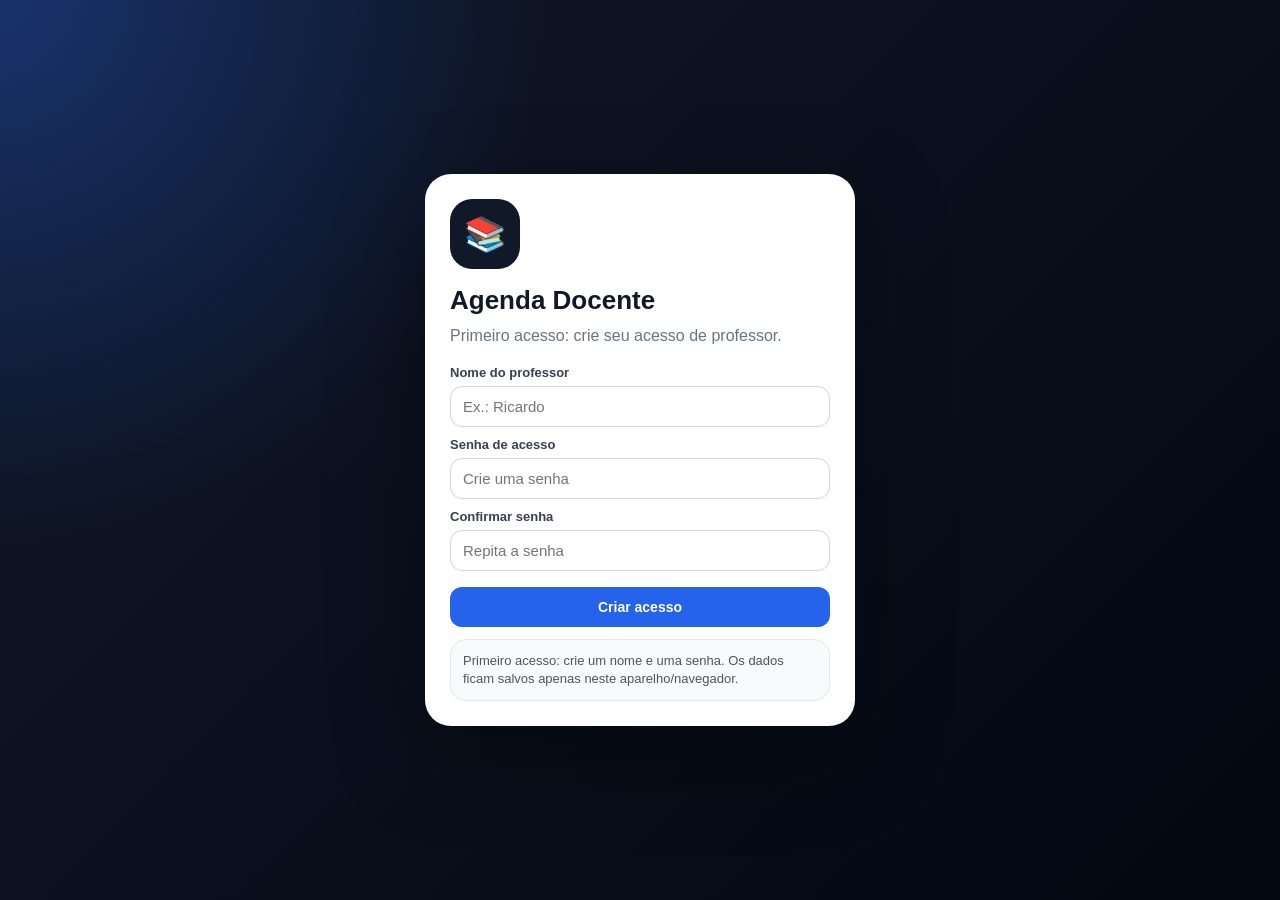
<file: index.html>
<!DOCTYPE html>
<html lang="pt-BR">
<head>
  <meta charset="UTF-8" />
  <meta name="viewport" content="width=device-width, initial-scale=1.0" />
  <title>Agenda Docente</title>
  <link rel="manifest" href="manifest.json" />
  <link rel="apple-touch-icon" href="icons/icon-192.png" />
  <meta name="mobile-web-app-capable" content="yes" />
  <meta name="apple-mobile-web-app-capable" content="yes" />
  <meta name="apple-mobile-web-app-title" content="Agenda Docente" />
  <meta name="theme-color" content="#111827" />
  <style>
    :root{
      --bg:#f3f4f6;
      --panel:#ffffff;
      --text:#111827;
      --muted:#6b7280;
      --line:#e5e7eb;
      --dark:#111827;
      --soft:#f9fafb;
      --accent:#2563eb;
      --accent-dark:#1d4ed8;
      --green:#16a34a;
      --yellow:#ca8a04;
      --red:#dc2626;
      --orange:#ea580c;
      --shadow:0 10px 25px rgba(17,24,39,.08);
      --radius:18px;
    }
    *{box-sizing:border-box}
    body{
      margin:0;
      font-family:Arial, Helvetica, sans-serif;
      background:var(--bg);
      color:var(--text);
    }
    header{
      background:linear-gradient(135deg,#111827,#1f2937);
      color:#fff;
      padding:22px 16px 26px;
      position:sticky;
      top:0;
      z-index:20;
      box-shadow:0 4px 20px rgba(0,0,0,.18);
    }
    .header-wrap{
      max-width:1180px;
      margin:0 auto;
      display:flex;
      gap:16px;
      justify-content:space-between;
      align-items:center;
    }
    .brand h1{
      margin:0;
      font-size:24px;
      letter-spacing:.2px;
    }
    .brand p{
      margin:6px 0 0;
      color:#d1d5db;
      font-size:14px;
    }
    .quick-actions{
      display:flex;
      gap:8px;
      flex-wrap:wrap;
      justify-content:flex-end;
    }
    button,.btn{
      border:0;
      border-radius:12px;
      padding:10px 13px;
      cursor:pointer;
      background:var(--accent);
      color:#fff;
      font-weight:700;
      font-size:14px;
      transition:.15s ease;
      text-decoration:none;
      display:inline-flex;
      align-items:center;
      gap:6px;
      justify-content:center;
      min-height:40px;
    }
    button:hover,.btn:hover{filter:brightness(.96); transform:translateY(-1px)}
    button.secondary{background:#374151}
    button.light{background:#eef2ff;color:#1e40af}
    button.success{background:var(--green)}
    button.warning{background:var(--orange)}
    button.danger{background:var(--red)}
    button.ghost{background:#fff;color:#111827;border:1px solid var(--line)}
    button.small{padding:8px 10px;min-height:34px;font-size:13px;border-radius:10px}
    main{
      max-width:1180px;
      margin:18px auto 70px;
      padding:0 14px;
    }
    nav.tabs{
      display:flex;
      gap:8px;
      overflow:auto;
      padding:2px 0 12px;
      margin-bottom:10px;
    }
    .tab-btn{
      white-space:nowrap;
      background:#fff;
      color:#111827;
      border:1px solid var(--line);
      box-shadow:none;
    }
    .tab-btn.active{
      background:#111827;
      color:#fff;
      border-color:#111827;
    }
    .screen{display:none}
    .screen.active{display:block}
    .grid{
      display:grid;
      gap:14px;
    }
    .grid-2{grid-template-columns:repeat(2,minmax(0,1fr))}
    .grid-3{grid-template-columns:repeat(3,minmax(0,1fr))}
    .grid-4{grid-template-columns:repeat(4,minmax(0,1fr))}
    .card{
      background:var(--panel);
      border:1px solid var(--line);
      border-radius:var(--radius);
      box-shadow:var(--shadow);
      padding:16px;
    }
    .stat{
      display:flex;
      justify-content:space-between;
      gap:12px;
      align-items:flex-start;
    }
    .stat .label{
      color:var(--muted);
      font-size:13px;
      font-weight:700;
      text-transform:uppercase;
      letter-spacing:.04em;
    }
    .stat .value{
      font-size:34px;
      font-weight:800;
      margin-top:5px;
    }
    .stat .icon{
      width:42px;
      height:42px;
      border-radius:14px;
      display:flex;
      align-items:center;
      justify-content:center;
      background:#eef2ff;
      font-size:20px;
    }
    h2{
      margin:0 0 12px;
      font-size:21px;
    }
    h3{
      margin:0 0 10px;
      font-size:17px;
    }
    .muted{color:var(--muted)}
    .section-title{
      display:flex;
      align-items:center;
      justify-content:space-between;
      gap:10px;
      margin:22px 0 10px;
    }
    form{
      display:grid;
      gap:10px;
    }
    label{
      display:grid;
      gap:6px;
      font-size:13px;
      color:#374151;
      font-weight:700;
    }
    input,select,textarea{
      width:100%;
      border:1px solid #d1d5db;
      border-radius:12px;
      padding:11px 12px;
      font-size:15px;
      background:#fff;
      color:#111827;
      outline:none;
    }
    textarea{
      min-height:92px;
      resize:vertical;
      font-family:Arial, Helvetica, sans-serif;
    }
    input:focus,select:focus,textarea:focus{
      border-color:var(--accent);
      box-shadow:0 0 0 3px rgba(37,99,235,.12);
    }
    .form-row{
      display:grid;
      gap:10px;
      grid-template-columns:repeat(2,minmax(0,1fr));
    }
    .form-row.three{
      grid-template-columns:repeat(3,minmax(0,1fr));
    }
    .actions{
      display:flex;
      gap:8px;
      flex-wrap:wrap;
      align-items:center;
    }
    .list{
      display:grid;
      gap:10px;
    }
    .item{
      border:1px solid var(--line);
      border-radius:16px;
      padding:13px;
      background:#fff;
    }
    .item-head{
      display:flex;
      justify-content:space-between;
      gap:10px;
      align-items:flex-start;
    }
    .item-title{
      font-weight:800;
      font-size:16px;
      margin-bottom:5px;
    }
    .chips{
      display:flex;
      flex-wrap:wrap;
      gap:6px;
      margin:7px 0;
    }
    .chip{
      display:inline-flex;
      align-items:center;
      gap:4px;
      background:#f3f4f6;
      color:#374151;
      border:1px solid #e5e7eb;
      border-radius:999px;
      padding:5px 8px;
      font-size:12px;
      font-weight:700;
    }
    .chip.status-planejada{background:#eff6ff;color:#1d4ed8;border-color:#bfdbfe}
    .chip.status-ministrada{background:#ecfdf5;color:#15803d;border-color:#bbf7d0}
    .chip.status-nao-realizada{background:#fff7ed;color:#c2410c;border-color:#fed7aa}
    .chip.status-pendente{background:#fff7ed;color:#c2410c;border-color:#fed7aa}
    .chip.status-aplicada{background:#eff6ff;color:#1d4ed8;border-color:#bfdbfe}
    .chip.status-corrigida{background:#ecfdf5;color:#15803d;border-color:#bbf7d0}
    .chip.status-atrasada{background:#fef2f2;color:#b91c1c;border-color:#fecaca}
    .item p{margin:7px 0 0;line-height:1.4}
    .filters{
      background:#fff;
      border:1px solid var(--line);
      border-radius:var(--radius);
      padding:12px;
      display:grid;
      gap:10px;
      margin-bottom:12px;
    }
    .empty{
      text-align:center;
      padding:24px 12px;
      color:#6b7280;
      border:1px dashed #d1d5db;
      border-radius:16px;
      background:#fff;
    }
    .table-wrap{
      overflow:auto;
      border:1px solid var(--line);
      border-radius:16px;
      background:#fff;
    }
    table{
      width:100%;
      border-collapse:collapse;
      min-width:720px;
    }
    th,td{
      padding:11px 10px;
      border-bottom:1px solid var(--line);
      text-align:left;
      font-size:14px;
      vertical-align:top;
    }
    th{
      background:#f9fafb;
      color:#374151;
      font-size:12px;
      text-transform:uppercase;
      letter-spacing:.04em;
    }
    tr:last-child td{border-bottom:0}
    .notice{
      background:#fffbeb;
      border:1px solid #fde68a;
      color:#92400e;
      border-radius:16px;
      padding:12px 14px;
      line-height:1.4;
      margin-bottom:12px;
    }
    .modal-backdrop{
      position:fixed;
      inset:0;
      background:rgba(17,24,39,.55);
      display:none;
      align-items:center;
      justify-content:center;
      padding:18px;
      z-index:100;
    }
    .modal-backdrop.show{display:flex}
    .modal{
      background:#fff;
      border-radius:22px;
      max-width:780px;
      width:100%;
      max-height:90vh;
      overflow:auto;
      box-shadow:0 25px 70px rgba(0,0,0,.25);
      padding:16px;
    }
    .modal-head{
      display:flex;
      justify-content:space-between;
      gap:12px;
      align-items:center;
      margin-bottom:10px;
    }
    .modal-head h2{margin:0}
    .toast{
      position:fixed;
      left:50%;
      bottom:20px;
      transform:translateX(-50%) translateY(80px);
      background:#111827;
      color:#fff;
      border-radius:999px;
      padding:11px 16px;
      box-shadow:0 10px 30px rgba(0,0,0,.25);
      opacity:0;
      transition:.25s ease;
      z-index:200;
      font-size:14px;
      font-weight:700;
    }
    .toast.show{
      opacity:1;
      transform:translateX(-50%) translateY(0);
    }
    .mobile-only{display:none}

    /* Tela de login */
    body.locked{
      background:#111827;
    }
    body.locked header,
    body.locked main{
      display:none;
    }
    .login-screen{
      min-height:100vh;
      display:flex;
      align-items:center;
      justify-content:center;
      padding:22px;
      background:
        radial-gradient(circle at top left, rgba(37,99,235,.35), transparent 35%),
        linear-gradient(135deg,#111827,#030712);
    }
    body:not(.locked) .login-screen{
      display:none;
    }
    .login-card{
      width:100%;
      max-width:430px;
      background:#ffffff;
      border-radius:26px;
      box-shadow:0 30px 90px rgba(0,0,0,.35);
      padding:24px;
      border:1px solid rgba(255,255,255,.25);
    }
    .login-logo{
      width:70px;
      height:70px;
      border-radius:22px;
      background:#111827;
      color:#fff;
      display:flex;
      align-items:center;
      justify-content:center;
      font-size:34px;
      margin-bottom:16px;
    }
    .login-card h1{
      margin:0;
      font-size:26px;
      color:#111827;
    }
    .login-card p{
      color:#6b7280;
      line-height:1.45;
      margin:8px 0 18px;
    }
    .login-help{
      background:#f9fafb;
      border:1px solid #e5e7eb;
      border-radius:16px;
      padding:12px;
      font-size:13px;
      color:#4b5563;
      margin-top:12px;
      line-height:1.4;
    }
    .login-error{
      display:none;
      background:#fef2f2;
      color:#b91c1c;
      border:1px solid #fecaca;
      padding:10px 12px;
      border-radius:14px;
      font-weight:700;
      font-size:14px;
      margin-bottom:10px;
    }
    .login-error.show{
      display:block;
    }
    .logout-btn{
      background:#991b1b!important;
    }

    @media(max-width:800px){
      header{padding:17px 13px 20px}
      .header-wrap{display:block}
      .brand h1{font-size:22px}
      .quick-actions{justify-content:flex-start;margin-top:12px}
      main{margin-top:12px;padding:0 10px}
      .grid-2,.grid-3,.grid-4,.form-row,.form-row.three{
        grid-template-columns:1fr;
      }
      .section-title{
        align-items:flex-start;
        flex-direction:column;
      }
      .item-head{
        flex-direction:column;
      }
      .item-head .actions{
        width:100%;
      }
      .item-head .actions button{
        flex:1;
      }
      .mobile-only{display:inline-flex}
      .desktop-only{display:none}
    }
    @media print{
      header,nav,.filters,.actions,.modal-backdrop{display:none!important}
      main{margin:0;max-width:100%;padding:0}
      .card{box-shadow:none;border:1px solid #999;break-inside:avoid}
      body{background:#fff}
    }
  </style>
</head>
<body class="locked">

  <section id="loginScreen" class="login-screen">
    <div class="login-card">
      <div class="login-logo">📚</div>
      <h1>Agenda Docente</h1>
      <p id="loginSubtitle">Crie seu acesso ou entre para usar sua agenda pessoal de aulas e atividades.</p>

      <div id="loginError" class="login-error"></div>

      <form id="setupForm" onsubmit="createLocalAccount(event)" style="display:grid">
        <label>Nome do professor
          <input id="setupName" autocomplete="name" placeholder="Ex.: Ricardo" required />
        </label>
        <label>Senha de acesso
          <input id="setupPassword" type="password" autocomplete="new-password" placeholder="Crie uma senha" required minlength="4" />
        </label>
        <label>Confirmar senha
          <input id="setupPasswordConfirm" type="password" autocomplete="new-password" placeholder="Repita a senha" required minlength="4" />
        </label>
        <button type="submit" style="width:100%;margin-top:6px">Criar acesso</button>
      </form>

      <form id="loginForm" onsubmit="loginLocal(event)" style="display:none">
        <label>Professor
          <input id="loginName" autocomplete="username" placeholder="Nome cadastrado" required />
        </label>
        <label>Senha
          <input id="loginPassword" type="password" autocomplete="current-password" placeholder="Digite sua senha" required />
        </label>
        <button type="submit" style="width:100%;margin-top:6px">Entrar</button>
      </form>

      <div class="login-help">
        Primeiro acesso: crie um nome e uma senha. Os dados ficam salvos apenas neste aparelho/navegador.
      </div>
    </div>
  </section>

  <header>
    <div class="header-wrap">
      <div class="brand">
        <h1>📚 Agenda Docente</h1>
        <p>Controle pessoal de aulas, atividades, avaliações e prazos do professor.</p>
      </div>
      <div class="quick-actions">
        <button onclick="openLessonModal()">+ Aula</button>
        <button class="light" onclick="openTaskModal()">+ Atividade</button>
        <button class="secondary" onclick="showTab('relatorios')">Relatórios</button>
        <button id="installBtn" class="success" style="display:none" onclick="installPWA()">Instalar app</button>
        <button class="logout-btn" onclick="logoutLocal()">Sair</button>
      </div>
    </div>
  </header>

  <main>
    <nav class="tabs">
      <button class="tab-btn active" data-tab="dashboard" onclick="showTab('dashboard')">Dashboard</button>
      <button class="tab-btn" data-tab="aulas" onclick="showTab('aulas')">Aulas</button>
      <button class="tab-btn" data-tab="atividades" onclick="showTab('atividades')">Atividades</button>
      <button class="tab-btn" data-tab="cadastros" onclick="showTab('cadastros')">Turmas e Disciplinas</button>
      <button class="tab-btn" data-tab="relatorios" onclick="showTab('relatorios')">Relatórios</button>
      <button class="tab-btn" data-tab="config" onclick="showTab('config')">Configurações</button>
    </nav>

    <section id="dashboard" class="screen active">
      <div class="grid grid-4">
        <div class="card stat">
          <div>
            <div class="label">Aulas hoje</div>
            <div class="value" id="statAulasHoje">0</div>
          </div>
          <div class="icon">📅</div>
        </div>
        <div class="card stat">
          <div>
            <div class="label">Pendentes</div>
            <div class="value" id="statAtivPend">0</div>
          </div>
          <div class="icon">📝</div>
        </div>
        <div class="card stat">
          <div>
            <div class="label">Ministradas na semana</div>
            <div class="value" id="statMinistradasSemana">0</div>
          </div>
          <div class="icon">✅</div>
        </div>
        <div class="card stat">
          <div>
            <div class="label">Aulas planejadas</div>
            <div class="value" id="statPlanejadas">0</div>
          </div>
          <div class="icon">📌</div>
        </div>
      </div>

      <div class="section-title">
        <h2>Hoje</h2>
        <div class="actions">
          <button class="small ghost" onclick="print()">Imprimir</button>
          <button class="small" onclick="openLessonModal()">Nova aula</button>
        </div>
      </div>
      <div class="grid grid-2">
        <div class="card">
          <h3>Aulas de hoje</h3>
          <div id="todayLessons" class="list"></div>
        </div>
        <div class="card">
          <h3>Próximos prazos</h3>
          <div id="nextDeadlines" class="list"></div>
        </div>
      </div>

      <div class="section-title">
        <h2>Próximas aulas</h2>
        <button class="small ghost" onclick="showTab('aulas')">Ver todas</button>
      </div>
      <div class="card">
        <div id="upcomingLessons" class="list"></div>
      </div>
    </section>

    <section id="aulas" class="screen">
      <div class="section-title">
        <h2>Agenda de aulas</h2>
        <button onclick="openLessonModal()">+ Cadastrar aula</button>
      </div>

      <div class="filters">
        <div class="form-row three">
          <label>Data
            <input type="date" id="filterLessonDate" oninput="renderLessons()" />
          </label>
          <label>Turma
            <select id="filterLessonClass" onchange="renderLessons()"></select>
          </label>
          <label>Status
            <select id="filterLessonStatus" onchange="renderLessons()">
              <option value="">Todos</option>
              <option value="planejada">Planejada</option>
              <option value="ministrada">Ministrada</option>
              <option value="nao-realizada">Não realizada</option>
            </select>
          </label>
        </div>
        <div class="form-row">
          <label>Disciplina
            <select id="filterLessonSubject" onchange="renderLessons()"></select>
          </label>
          <label>Pesquisar
            <input type="search" id="filterLessonText" placeholder="Conteúdo, atividade ou observação" oninput="renderLessons()" />
          </label>
        </div>
        <div class="actions">
          <button class="small ghost" onclick="clearLessonFilters()">Limpar filtros</button>
          <button class="small light" onclick="exportLessonsCSV()">Exportar aulas CSV</button>
        </div>
      </div>

      <div id="lessonList" class="list"></div>
    </section>

    <section id="atividades" class="screen">
      <div class="section-title">
        <h2>Atividades e avaliações</h2>
        <button onclick="openTaskModal()">+ Cadastrar atividade</button>
      </div>

      <div class="filters">
        <div class="form-row three">
          <label>Prazo
            <input type="date" id="filterTaskDeadline" oninput="renderTasks()" />
          </label>
          <label>Turma
            <select id="filterTaskClass" onchange="renderTasks()"></select>
          </label>
          <label>Status
            <select id="filterTaskStatus" onchange="renderTasks()">
              <option value="">Todos</option>
              <option value="pendente">Pendente</option>
              <option value="aplicada">Aplicada</option>
              <option value="corrigida">Corrigida</option>
            </select>
          </label>
        </div>
        <div class="form-row">
          <label>Disciplina
            <select id="filterTaskSubject" onchange="renderTasks()"></select>
          </label>
          <label>Pesquisar
            <input type="search" id="filterTaskText" placeholder="Título ou descrição" oninput="renderTasks()" />
          </label>
        </div>
        <div class="actions">
          <button class="small ghost" onclick="clearTaskFilters()">Limpar filtros</button>
          <button class="small light" onclick="exportTasksCSV()">Exportar atividades CSV</button>
        </div>
      </div>

      <div id="taskList" class="list"></div>
    </section>

    <section id="cadastros" class="screen">
      <div class="grid grid-2">
        <div class="card">
          <h2>Turmas</h2>
          <form onsubmit="addClass(event)">
            <label>Nova turma
              <input id="newClassName" placeholder="Ex.: 1º Ano Desenvolvimento de Sistemas" />
            </label>
            <button type="submit">Adicionar turma</button>
          </form>
          <div class="section-title"><h3>Turmas cadastradas</h3></div>
          <div id="classList" class="list"></div>
        </div>

        <div class="card">
          <h2>Disciplinas</h2>
          <form onsubmit="addSubject(event)">
            <label>Nova disciplina
              <input id="newSubjectName" placeholder="Ex.: Modelagem de Banco de Dados" />
            </label>
            <button type="submit">Adicionar disciplina</button>
          </form>
          <div class="section-title"><h3>Disciplinas cadastradas</h3></div>
          <div id="subjectList" class="list"></div>
        </div>
      </div>

      <div class="card" style="margin-top:14px">
        <h2>Atalho para começar rápido</h2>
        <p class="muted">Use este botão para inserir exemplos comuns do Ensino Médio Técnico. Você pode apagar depois.</p>
        <button class="light" onclick="loadTeacherDefaults()">Carregar turmas e disciplinas exemplo</button>
      </div>
    </section>

    <section id="relatorios" class="screen">
      <div class="section-title">
        <h2>Relatórios</h2>
        <div class="actions">
          <button class="small ghost" onclick="print()">Imprimir relatório</button>
          <button class="small light" onclick="exportFullBackup()">Baixar backup JSON</button>
        </div>
      </div>

      <div class="card">
        <div class="form-row">
          <label>Escolha uma data da semana
            <input type="date" id="reportDate" onchange="renderReports()" />
          </label>
          <label>Turma
            <select id="reportClass" onchange="renderReports()"></select>
          </label>
        </div>
      </div>

      <div class="grid grid-3" style="margin-top:14px">
        <div class="card stat">
          <div>
            <div class="label">Aulas no período</div>
            <div class="value" id="reportTotalLessons">0</div>
          </div>
          <div class="icon">📚</div>
        </div>
        <div class="card stat">
          <div>
            <div class="label">Ministradas</div>
            <div class="value" id="reportDoneLessons">0</div>
          </div>
          <div class="icon">✅</div>
        </div>
        <div class="card stat">
          <div>
            <div class="label">Atividades</div>
            <div class="value" id="reportTotalTasks">0</div>
          </div>
          <div class="icon">📝</div>
        </div>
      </div>

      <div class="section-title">
        <h2>Resumo semanal</h2>
      </div>
      <div class="card">
        <div id="weeklyReport"></div>
      </div>
    </section>

    <section id="config" class="screen">
      <div class="notice">
        Os dados ficam salvos no navegador deste aparelho. Para segurança, baixe um backup JSON de vez em quando.
      </div>

      <div class="grid grid-2">
        <div class="card">
          <h2>Backup</h2>
          <p class="muted">Baixe ou importe seus dados.</p>
          <div class="actions">
            <button onclick="exportFullBackup()">Baixar backup JSON</button>
            <button class="ghost" onclick="document.getElementById('importFile').click()">Importar backup</button>
            <input id="importFile" type="file" accept=".json,application/json" hidden onchange="importBackup(event)" />
          </div>
        </div>

        <div class="card">
          <h2>Limpeza</h2>
          <p class="muted">Use com cuidado. Esta ação apaga os dados salvos neste navegador.</p>
          <button class="danger" onclick="resetAll()">Apagar todos os dados</button>
        </div>
      </div>
    </section>
  </main>
<div id="lessonModal" class="modal-backdrop">
    <div class="modal">
      <div class="modal-head">
        <h2 id="lessonModalTitle">Cadastrar aula</h2>
        <button class="small ghost" onclick="closeLessonModal()">Fechar</button>
      </div>
      <form id="lessonForm" onsubmit="saveLesson(event)">
        <input type="hidden" id="lessonId" />
        <div class="form-row three">
          <label>Data
            <input type="date" id="lessonDate" required />
          </label>
          <label>Horário
            <input type="time" id="lessonTime" />
          </label>
          <label>Status
            <select id="lessonStatus" required>
              <option value="planejada">Planejada</option>
              <option value="ministrada">Ministrada</option>
              <option value="nao-realizada">Não realizada</option>
            </select>
          </label>
        </div>

        <div class="form-row">
          <label>Turma
            <select id="lessonClass" required></select>
          </label>
          <label>Disciplina
            <select id="lessonSubject" required></select>
          </label>
        </div>

        <label>Conteúdo da aula
          <input id="lessonContent" placeholder="Ex.: Normalização 1FN, Diagrama de Classes, Sistemas Operacionais..." required />
        </label>

        <label>Metodologia
          <textarea id="lessonMethod" placeholder="Ex.: explicação rápida, exemplo no quadro, prática guiada e desafio individual."></textarea>
        </label>

        <label>Atividade aplicada
          <textarea id="lessonActivity" placeholder="Ex.: resolver um caso prático no caderno ou laboratório."></textarea>
        </label>

        <label>Observações
          <textarea id="lessonNotes" placeholder="Dificuldades da turma, conteúdo que precisa revisar, alunos que precisam de atenção..."></textarea>
        </label>

        <div class="actions">
          <button type="submit">Salvar aula</button>
          <button type="button" class="ghost" onclick="closeLessonModal()">Cancelar</button>
        </div>
      </form>
    </div>
  </div>

  <div id="taskModal" class="modal-backdrop">
    <div class="modal">
      <div class="modal-head">
        <h2 id="taskModalTitle">Cadastrar atividade</h2>
        <button class="small ghost" onclick="closeTaskModal()">Fechar</button>
      </div>
      <form id="taskForm" onsubmit="saveTask(event)">
        <input type="hidden" id="taskId" />
        <label>Título
          <input id="taskTitle" placeholder="Ex.: Atividade prática de Diagrama de Classes" required />
        </label>

        <div class="form-row">
          <label>Turma
            <select id="taskClass" required></select>
          </label>
          <label>Disciplina
            <select id="taskSubject" required></select>
          </label>
        </div>

        <div class="form-row three">
          <label>Data de aplicação
            <input type="date" id="taskApplyDate" />
          </label>
          <label>Prazo
            <input type="date" id="taskDeadline" />
          </label>
          <label>Status
            <select id="taskStatus" required>
              <option value="pendente">Pendente</option>
              <option value="aplicada">Aplicada</option>
              <option value="corrigida">Corrigida</option>
            </select>
          </label>
        </div>

        <label>Descrição
          <textarea id="taskDescription" placeholder="Explique o que o aluno deve fazer ou o que será cobrado."></textarea>
        </label>

        <div class="actions">
          <button type="submit">Salvar atividade</button>
          <button type="button" class="ghost" onclick="closeTaskModal()">Cancelar</button>
        </div>
      </form>
    </div>
  </div>

  <div id="toast" class="toast"></div>

<script>
const STORAGE_KEY = "agenda_docente_v1";

let state = {
  classes: [],
  subjects: [],
  lessons: [],
  tasks: []
};

const teacherDefaults = {
  classes: [
    "1º Ano Desenvolvimento de Sistemas",
    "1º Ano Programação de Jogos"
  ],
  subjects: [
    "Modelagem de Banco de Dados",
    "Métodos Ágeis de Desenvolvimento",
    "Arquitetura de Computadores e Redes",
    "Sistemas Operacionais",
    "Game Design e Narrativa Interativa",
    "Arte Digital",
    "Lógica de Programação e Motores 2D",
    "Projeto de Jogo"
  ]
};

function uid(){
  return Date.now().toString(36) + Math.random().toString(36).slice(2,8);
}

function todayISO(){
  const d = new Date();
  const tz = d.getTimezoneOffset();
  const local = new Date(d.getTime() - tz*60000);
  return local.toISOString().slice(0,10);
}

function formatDate(dateStr){
  if(!dateStr) return "Sem data";
  const [y,m,d] = dateStr.split("-");
  return `${d}/${m}/${y}`;
}

function formatStatus(status){
  const map = {
    "planejada":"Planejada",
    "ministrada":"Ministrada",
    "nao-realizada":"Não realizada",
    "pendente":"Pendente",
    "aplicada":"Aplicada",
    "corrigida":"Corrigida",
    "atrasada":"Atrasada"
  };
  return map[status] || status;
}

function escapeHTML(text){
  return String(text || "")
    .replaceAll("&","&amp;")
    .replaceAll("<","&lt;")
    .replaceAll(">","&gt;")
    .replaceAll('"',"&quot;")
    .replaceAll("'","&#039;");
}

function loadState(){
  const raw = localStorage.getItem(STORAGE_KEY);
  if(raw){
    try{
      const parsed = JSON.parse(raw);
      state = {
        classes: Array.isArray(parsed.classes) ? parsed.classes : [],
        subjects: Array.isArray(parsed.subjects) ? parsed.subjects : [],
        lessons: Array.isArray(parsed.lessons) ? parsed.lessons : [],
        tasks: Array.isArray(parsed.tasks) ? parsed.tasks : []
      };
    }catch(e){
      console.error(e);
      toast("Não foi possível carregar os dados salvos.");
    }
  }
  if(state.classes.length === 0 && state.subjects.length === 0 && state.lessons.length === 0 && state.tasks.length === 0){
    state.classes = [];
    state.subjects = [];
  }
}

function saveState(){
  localStorage.setItem(STORAGE_KEY, JSON.stringify(state));
}

function toast(message){
  const el = document.getElementById("toast");
  el.textContent = message;
  el.classList.add("show");
  setTimeout(()=>el.classList.remove("show"), 2200);
}

function showTab(tab){
  document.querySelectorAll(".screen").forEach(s => s.classList.remove("active"));
  document.querySelectorAll(".tab-btn").forEach(b => b.classList.remove("active"));
  document.getElementById(tab).classList.add("active");
  const btn = document.querySelector(`.tab-btn[data-tab="${tab}"]`);
  if(btn) btn.classList.add("active");
  renderAll();
}

function fillSelect(selectId, items, placeholder="Todos"){
  const select = document.getElementById(selectId);
  if(!select) return;
  const current = select.value;
  select.innerHTML = "";
  const opt = document.createElement("option");
  opt.value = "";
  opt.textContent = placeholder;
  select.appendChild(opt);
  items.forEach(item => {
    const o = document.createElement("option");
    o.value = item;
    o.textContent = item;
    select.appendChild(o);
  });
  if([...select.options].some(o => o.value === current)) select.value = current;
}

function fillRequiredSelect(selectId, items, placeholder="Selecione"){
  const select = document.getElementById(selectId);
  if(!select) return;
  const current = select.value;
  select.innerHTML = "";
  const opt = document.createElement("option");
  opt.value = "";
  opt.textContent = placeholder;
  opt.disabled = true;
  opt.selected = true;
  select.appendChild(opt);
  items.forEach(item => {
    const o = document.createElement("option");
    o.value = item;
    o.textContent = item;
    select.appendChild(o);
  });
  if([...select.options].some(o => o.value === current)) select.value = current;
}

function renderSelects(){
  const classSelects = ["filterLessonClass","filterTaskClass","reportClass"];
  const subjectSelects = ["filterLessonSubject","filterTaskSubject"];
  classSelects.forEach(id => fillSelect(id, state.classes, "Todas"));
  subjectSelects.forEach(id => fillSelect(id, state.subjects, "Todas"));

  fillRequiredSelect("lessonClass", state.classes);
  fillRequiredSelect("lessonSubject", state.subjects);
  fillRequiredSelect("taskClass", state.classes);
  fillRequiredSelect("taskSubject", state.subjects);
}

function renderDashboard(){
  const today = todayISO();
  const week = getWeekRange(new Date(today + "T00:00:00"));
  const todayLessons = state.lessons.filter(l => l.date === today)
    .sort((a,b)=>(a.time||"99:99").localeCompare(b.time||"99:99"));
  const pendingTasks = state.tasks.filter(t => t.status !== "corrigida");
  const ministradasSemana = state.lessons.filter(l => l.status === "ministrada" && l.date >= week.start && l.date <= week.end);
  const planejadas = state.lessons.filter(l => l.status === "planejada");

  document.getElementById("statAulasHoje").textContent = todayLessons.length;
  document.getElementById("statAtivPend").textContent = pendingTasks.length;
  document.getElementById("statMinistradasSemana").textContent = ministradasSemana.length;
  document.getElementById("statPlanejadas").textContent = planejadas.length;

  renderMiniLessonList("todayLessons", todayLessons, "Nenhuma aula cadastrada para hoje.");
  const deadlines = [...state.tasks]
    .filter(t => t.status !== "corrigida")
    .sort((a,b)=>(a.deadline||"9999-99-99").localeCompare(b.deadline||"9999-99-99"))
    .slice(0,5);
  renderMiniTaskList("nextDeadlines", deadlines, "Nenhum prazo pendente.");

  const upcoming = [...state.lessons]
    .filter(l => l.date >= today)
    .sort((a,b)=>(a.date+a.time).localeCompare(b.date+b.time))
    .slice(0,6);
  renderMiniLessonList("upcomingLessons", upcoming, "Nenhuma próxima aula cadastrada.");
}

function renderMiniLessonList(id, lessons, emptyMsg){
  const el = document.getElementById(id);
  if(!lessons.length){
    el.innerHTML = `<div class="empty">${emptyMsg}</div>`;
    return;
  }
  el.innerHTML = lessons.map(l => `
    <div class="item">
      <div class="item-head">
        <div>
          <div class="item-title">${escapeHTML(l.content)}</div>
          <div class="chips">
            <span class="chip">${formatDate(l.date)} ${l.time ? "às " + l.time : ""}</span>
            <span class="chip">${escapeHTML(l.className)}</span>
            <span class="chip">${escapeHTML(l.subject)}</span>
            <span class="chip status-${l.status}">${formatStatus(l.status)}</span>
          </div>
        </div>
        <div class="actions">
          <button class="small success" onclick="markLessonDone('${l.id}')">Ministrada</button>
          <button class="small ghost" onclick="editLesson('${l.id}')">Editar</button>
        </div>
      </div>
      ${l.activity ? `<p><strong>Atividade:</strong> ${escapeHTML(l.activity)}</p>` : ""}
    </div>
  `).join("");
}

function renderMiniTaskList(id, tasks, emptyMsg){
  const el = document.getElementById(id);
  if(!tasks.length){
    el.innerHTML = `<div class="empty">${emptyMsg}</div>`;
    return;
  }
  el.innerHTML = tasks.map(t => {
    const finalStatus = taskVisualStatus(t);
    return `
    <div class="item">
      <div class="item-head">
        <div>
          <div class="item-title">${escapeHTML(t.title)}</div>
          <div class="chips">
            <span class="chip">Prazo: ${formatDate(t.deadline)}</span>
            <span class="chip">${escapeHTML(t.className)}</span>
            <span class="chip">${escapeHTML(t.subject)}</span>
            <span class="chip status-${finalStatus}">${formatStatus(finalStatus)}</span>
          </div>
        </div>
        <div class="actions">
          <button class="small ghost" onclick="editTask('${t.id}')">Editar</button>
        </div>
      </div>
    </div>
  `}).join("");
}

function renderLessons(){
  const list = document.getElementById("lessonList");
  if(!list) return;
  const date = document.getElementById("filterLessonDate").value;
  const cls = document.getElementById("filterLessonClass").value;
  const subj = document.getElementById("filterLessonSubject").value;
  const status = document.getElementById("filterLessonStatus").value;
  const text = document.getElementById("filterLessonText").value.toLowerCase().trim();

  let lessons = [...state.lessons];
  if(date) lessons = lessons.filter(l => l.date === date);
  if(cls) lessons = lessons.filter(l => l.className === cls);
  if(subj) lessons = lessons.filter(l => l.subject === subj);
  if(status) lessons = lessons.filter(l => l.status === status);
  if(text){
    lessons = lessons.filter(l => `${l.content} ${l.method} ${l.activity} ${l.notes}`.toLowerCase().includes(text));
  }

  lessons.sort((a,b)=>(b.date + (b.time||"")).localeCompare(a.date + (a.time||"")));

  if(!lessons.length){
    list.innerHTML = `<div class="empty">Nenhuma aula encontrada. Cadastre uma aula ou ajuste os filtros.</div>`;
    return;
  }

  list.innerHTML = lessons.map(l => `
    <div class="item">
      <div class="item-head">
        <div>
          <div class="item-title">${escapeHTML(l.content)}</div>
          <div class="chips">
            <span class="chip">${formatDate(l.date)} ${l.time ? "às " + l.time : ""}</span>
            <span class="chip">${escapeHTML(l.className)}</span>
            <span class="chip">${escapeHTML(l.subject)}</span>
            <span class="chip status-${l.status}">${formatStatus(l.status)}</span>
          </div>
        </div>
        <div class="actions">
          <button class="small success" onclick="markLessonDone('${l.id}')">Ministrada</button>
          <button class="small warning" onclick="duplicateLesson('${l.id}')">Duplicar</button>
          <button class="small ghost" onclick="editLesson('${l.id}')">Editar</button>
          <button class="small danger" onclick="deleteLesson('${l.id}')">Excluir</button>
        </div>
      </div>
      ${l.method ? `<p><strong>Metodologia:</strong> ${escapeHTML(l.method)}</p>` : ""}
      ${l.activity ? `<p><strong>Atividade:</strong> ${escapeHTML(l.activity)}</p>` : ""}
      ${l.notes ? `<p><strong>Observações:</strong> ${escapeHTML(l.notes)}</p>` : ""}
    </div>
  `).join("");
}

function renderTasks(){
  const list = document.getElementById("taskList");
  if(!list) return;
  const deadline = document.getElementById("filterTaskDeadline").value;
  const cls = document.getElementById("filterTaskClass").value;
  const subj = document.getElementById("filterTaskSubject").value;
  const status = document.getElementById("filterTaskStatus").value;
  const text = document.getElementById("filterTaskText").value.toLowerCase().trim();

  let tasks = [...state.tasks];
  if(deadline) tasks = tasks.filter(t => t.deadline === deadline);
  if(cls) tasks = tasks.filter(t => t.className === cls);
  if(subj) tasks = tasks.filter(t => t.subject === subj);
  if(status) tasks = tasks.filter(t => t.status === status);
  if(text){
    tasks = tasks.filter(t => `${t.title} ${t.description}`.toLowerCase().includes(text));
  }

  tasks.sort((a,b)=>(a.deadline||"9999-99-99").localeCompare(b.deadline||"9999-99-99"));

  if(!tasks.length){
    list.innerHTML = `<div class="empty">Nenhuma atividade encontrada. Cadastre uma atividade ou ajuste os filtros.</div>`;
    return;
  }

  list.innerHTML = tasks.map(t => {
    const finalStatus = taskVisualStatus(t);
    return `
    <div class="item">
      <div class="item-head">
        <div>
          <div class="item-title">${escapeHTML(t.title)}</div>
          <div class="chips">
            <span class="chip">Aplicação: ${formatDate(t.applyDate)}</span>
            <span class="chip">Prazo: ${formatDate(t.deadline)}</span>
            <span class="chip">${escapeHTML(t.className)}</span>
            <span class="chip">${escapeHTML(t.subject)}</span>
            <span class="chip status-${finalStatus}">${formatStatus(finalStatus)}</span>
          </div>
        </div>
        <div class="actions">
          <button class="small success" onclick="markTaskCorrected('${t.id}')">Corrigida</button>
          <button class="small ghost" onclick="editTask('${t.id}')">Editar</button>
          <button class="small danger" onclick="deleteTask('${t.id}')">Excluir</button>
        </div>
      </div>
      ${t.description ? `<p><strong>Descrição:</strong> ${escapeHTML(t.description)}</p>` : ""}
    </div>
  `}).join("");
}

function taskVisualStatus(t){
  const today = todayISO();
  if(t.status !== "corrigida" && t.deadline && t.deadline < today) return "atrasada";
  return t.status;
}

function clearLessonFilters(){
  ["filterLessonDate","filterLessonClass","filterLessonSubject","filterLessonStatus","filterLessonText"].forEach(id => document.getElementById(id).value = "");
  renderLessons();
}

function clearTaskFilters(){
  ["filterTaskDeadline","filterTaskClass","filterTaskSubject","filterTaskStatus","filterTaskText"].forEach(id => document.getElementById(id).value = "");
  renderTasks();
}

function openLessonModal(){
  if(state.classes.length === 0 || state.subjects.length === 0){
    toast("Cadastre ao menos uma turma e uma disciplina.");
    showTab("cadastros");
    return;
  }
  document.getElementById("lessonForm").reset();
  document.getElementById("lessonId").value = "";
  document.getElementById("lessonModalTitle").textContent = "Cadastrar aula";
  document.getElementById("lessonDate").value = todayISO();
  document.getElementById("lessonStatus").value = "planejada";
  renderSelects();
  document.getElementById("lessonModal").classList.add("show");
}

function closeLessonModal(){
  document.getElementById("lessonModal").classList.remove("show");
}

function saveLesson(e){
  e.preventDefault();
  const id = document.getElementById("lessonId").value;
  const lesson = {
    id: id || uid(),
    date: document.getElementById("lessonDate").value,
    time: document.getElementById("lessonTime").value,
    className: document.getElementById("lessonClass").value,
    subject: document.getElementById("lessonSubject").value,
    content: document.getElementById("lessonContent").value.trim(),
    method: document.getElementById("lessonMethod").value.trim(),
    activity: document.getElementById("lessonActivity").value.trim(),
    notes: document.getElementById("lessonNotes").value.trim(),
    status: document.getElementById("lessonStatus").value
  };

  if(id){
    const index = state.lessons.findIndex(l => l.id === id);
    if(index >= 0) state.lessons[index] = lesson;
  }else{
    state.lessons.push(lesson);
  }

  saveState();
  closeLessonModal();
  renderAll();
  toast("Aula salva com sucesso.");
}

function editLesson(id){
  const l = state.lessons.find(x => x.id === id);
  if(!l) return;
  renderSelects();
  document.getElementById("lessonId").value = l.id;
  document.getElementById("lessonDate").value = l.date;
  document.getElementById("lessonTime").value = l.time || "";
  document.getElementById("lessonClass").value = l.className;
  document.getElementById("lessonSubject").value = l.subject;
  document.getElementById("lessonContent").value = l.content;
  document.getElementById("lessonMethod").value = l.method || "";
  document.getElementById("lessonActivity").value = l.activity || "";
  document.getElementById("lessonNotes").value = l.notes || "";
  document.getElementById("lessonStatus").value = l.status;
  document.getElementById("lessonModalTitle").textContent = "Editar aula";
  document.getElementById("lessonModal").classList.add("show");
}

function deleteLesson(id){
  if(!confirm("Deseja excluir esta aula?")) return;
  state.lessons = state.lessons.filter(l => l.id !== id);
  saveState();
  renderAll();
  toast("Aula excluída.");
}

function markLessonDone(id){
  const l = state.lessons.find(x => x.id === id);
  if(!l) return;
  l.status = "ministrada";
  saveState();
  renderAll();
  toast("Aula marcada como ministrada.");
}

function duplicateLesson(id){
  const l = state.lessons.find(x => x.id === id);
  if(!l) return;
  const copy = {...l, id: uid(), status:"planejada"};
  state.lessons.push(copy);
  saveState();
  renderAll();
  toast("Aula duplicada. Edite a data se necessário.");
}

function openTaskModal(){
  if(state.classes.length === 0 || state.subjects.length === 0){
    toast("Cadastre ao menos uma turma e uma disciplina.");
    showTab("cadastros");
    return;
  }
  document.getElementById("taskForm").reset();
  document.getElementById("taskId").value = "";
  document.getElementById("taskModalTitle").textContent = "Cadastrar atividade";
  document.getElementById("taskApplyDate").value = todayISO();
  document.getElementById("taskStatus").value = "pendente";
  renderSelects();
  document.getElementById("taskModal").classList.add("show");
}

function closeTaskModal(){
  document.getElementById("taskModal").classList.remove("show");
}

function saveTask(e){
  e.preventDefault();
  const id = document.getElementById("taskId").value;
  const task = {
    id: id || uid(),
    title: document.getElementById("taskTitle").value.trim(),
    className: document.getElementById("taskClass").value,
    subject: document.getElementById("taskSubject").value,
    applyDate: document.getElementById("taskApplyDate").value,
    deadline: document.getElementById("taskDeadline").value,
    status: document.getElementById("taskStatus").value,
    description: document.getElementById("taskDescription").value.trim()
  };

  if(id){
    const index = state.tasks.findIndex(t => t.id === id);
    if(index >= 0) state.tasks[index] = task;
  }else{
    state.tasks.push(task);
  }

  saveState();
  closeTaskModal();
  renderAll();
  toast("Atividade salva com sucesso.");
}

function editTask(id){
  const t = state.tasks.find(x => x.id === id);
  if(!t) return;
  renderSelects();
  document.getElementById("taskId").value = t.id;
  document.getElementById("taskTitle").value = t.title;
  document.getElementById("taskClass").value = t.className;
  document.getElementById("taskSubject").value = t.subject;
  document.getElementById("taskApplyDate").value = t.applyDate || "";
  document.getElementById("taskDeadline").value = t.deadline || "";
  document.getElementById("taskStatus").value = t.status;
  document.getElementById("taskDescription").value = t.description || "";
  document.getElementById("taskModalTitle").textContent = "Editar atividade";
  document.getElementById("taskModal").classList.add("show");
}

function deleteTask(id){
  if(!confirm("Deseja excluir esta atividade?")) return;
  state.tasks = state.tasks.filter(t => t.id !== id);
  saveState();
  renderAll();
  toast("Atividade excluída.");
}

function markTaskCorrected(id){
  const t = state.tasks.find(x => x.id === id);
  if(!t) return;
  t.status = "corrigida";
  saveState();
  renderAll();
  toast("Atividade marcada como corrigida.");
}

function addClass(e){
  e.preventDefault();
  const input = document.getElementById("newClassName");
  const name = input.value.trim();
  if(!name) return;
  if(state.classes.includes(name)){
    toast("Esta turma já existe.");
    return;
  }
  state.classes.push(name);
  state.classes.sort();
  input.value = "";
  saveState();
  renderAll();
  toast("Turma adicionada.");
}

function addSubject(e){
  e.preventDefault();
  const input = document.getElementById("newSubjectName");
  const name = input.value.trim();
  if(!name) return;
  if(state.subjects.includes(name)){
    toast("Esta disciplina já existe.");
    return;
  }
  state.subjects.push(name);
  state.subjects.sort();
  input.value = "";
  saveState();
  renderAll();
  toast("Disciplina adicionada.");
}

function removeClass(name){
  const used = state.lessons.some(l => l.className === name) || state.tasks.some(t => t.className === name);
  if(used){
    alert("Esta turma já está sendo usada em aulas ou atividades. Apague ou edite os registros antes.");
    return;
  }
  if(!confirm("Remover esta turma?")) return;
  state.classes = state.classes.filter(c => c !== name);
  saveState();
  renderAll();
}

function removeSubject(name){
  const used = state.lessons.some(l => l.subject === name) || state.tasks.some(t => t.subject === name);
  if(used){
    alert("Esta disciplina já está sendo usada em aulas ou atividades. Apague ou edite os registros antes.");
    return;
  }
  if(!confirm("Remover esta disciplina?")) return;
  state.subjects = state.subjects.filter(s => s !== name);
  saveState();
  renderAll();
}

function renderRegistrations(){
  const classList = document.getElementById("classList");
  const subjectList = document.getElementById("subjectList");
  classList.innerHTML = state.classes.length ? state.classes.map(c => `
    <div class="item">
      <div class="item-head">
        <div class="item-title">${escapeHTML(c)}</div>
        <button class="small danger" onclick="removeClass('${escapeJS(c)}')">Remover</button>
      </div>
    </div>
  `).join("") : `<div class="empty">Nenhuma turma cadastrada.</div>`;

  subjectList.innerHTML = state.subjects.length ? state.subjects.map(s => `
    <div class="item">
      <div class="item-head">
        <div class="item-title">${escapeHTML(s)}</div>
        <button class="small danger" onclick="removeSubject('${escapeJS(s)}')">Remover</button>
      </div>
    </div>
  `).join("") : `<div class="empty">Nenhuma disciplina cadastrada.</div>`;
}

function escapeJS(text){
  return String(text || "").replace(/\\/g, "\\\\").replace(/'/g, "\\'");
}

function loadTeacherDefaults(){
  let added = 0;
  teacherDefaults.classes.forEach(c => {
    if(!state.classes.includes(c)){state.classes.push(c); added++;}
  });
  teacherDefaults.subjects.forEach(s => {
    if(!state.subjects.includes(s)){state.subjects.push(s); added++;}
  });
  state.classes.sort();
  state.subjects.sort();
  saveState();
  renderAll();
  toast(added ? "Exemplos carregados." : "Os exemplos já estavam cadastrados.");
}

function getWeekRange(date){
  const d = new Date(date);
  const day = d.getDay();
  const diffToMonday = (day === 0 ? -6 : 1 - day);
  const start = new Date(d);
  start.setDate(d.getDate() + diffToMonday);
  const end = new Date(start);
  end.setDate(start.getDate() + 6);
  const toISO = x => {
    const tz = x.getTimezoneOffset();
    return new Date(x.getTime() - tz*60000).toISOString().slice(0,10);
  };
  return {start: toISO(start), end: toISO(end)};
}

function renderReports(){
  const dateInput = document.getElementById("reportDate");
  if(!dateInput.value) dateInput.value = todayISO();
  const range = getWeekRange(new Date(dateInput.value + "T00:00:00"));
  const cls = document.getElementById("reportClass").value;

  let lessons = state.lessons.filter(l => l.date >= range.start && l.date <= range.end);
  let tasks = state.tasks.filter(t => {
    const d = t.applyDate || t.deadline || "";
    return d >= range.start && d <= range.end;
  });
  if(cls){
    lessons = lessons.filter(l => l.className === cls);
    tasks = tasks.filter(t => t.className === cls);
  }

  document.getElementById("reportTotalLessons").textContent = lessons.length;
  document.getElementById("reportDoneLessons").textContent = lessons.filter(l => l.status === "ministrada").length;
  document.getElementById("reportTotalTasks").textContent = tasks.length;

  const byDay = {};
  for(let i=0;i<7;i++){
    const d = new Date(range.start + "T00:00:00");
    d.setDate(d.getDate()+i);
    const iso = d.toISOString().slice(0,10);
    byDay[iso] = {
      lessons: lessons.filter(l => l.date === iso).sort((a,b)=>(a.time||"99:99").localeCompare(b.time||"99:99")),
      tasks: tasks.filter(t => (t.applyDate || t.deadline) === iso)
    };
  }

  const html = Object.entries(byDay).map(([day, data]) => `
    <div class="item">
      <div class="item-title">${formatDate(day)}</div>
      ${data.lessons.length ? `
        <p><strong>Aulas:</strong></p>
        <ul>
          ${data.lessons.map(l => `<li>${l.time ? l.time + " - " : ""}${escapeHTML(l.className)} | ${escapeHTML(l.subject)} | ${escapeHTML(l.content)} (${formatStatus(l.status)})</li>`).join("")}
        </ul>` : `<p class="muted">Sem aulas cadastradas.</p>`}
      ${data.tasks.length ? `
        <p><strong>Atividades:</strong></p>
        <ul>
          ${data.tasks.map(t => `<li>${escapeHTML(t.className)} | ${escapeHTML(t.subject)} | ${escapeHTML(t.title)} (${formatStatus(taskVisualStatus(t))})</li>`).join("")}
        </ul>` : ""}
    </div>
  `).join("");

  document.getElementById("weeklyReport").innerHTML = `
    <p class="muted">Período: ${formatDate(range.start)} a ${formatDate(range.end)}</p>
    <div class="list">${html}</div>
  `;
}

function exportFullBackup(){
  const data = {
    app: "Agenda Docente",
    version: 1,
    exportedAt: new Date().toISOString(),
    ...state
  };
  downloadText("backup-agenda-docente.json", JSON.stringify(data, null, 2), "application/json");
}

function importBackup(event){
  const file = event.target.files[0];
  if(!file) return;
  const reader = new FileReader();
  reader.onload = () => {
    try{
      const parsed = JSON.parse(reader.result);
      if(!Array.isArray(parsed.classes) || !Array.isArray(parsed.subjects)){
        alert("Arquivo inválido.");
        return;
      }
      state = {
        classes: parsed.classes || [],
        subjects: parsed.subjects || [],
        lessons: parsed.lessons || [],
        tasks: parsed.tasks || []
      };
      saveState();
      renderAll();
      toast("Backup importado.");
    }catch(e){
      alert("Não foi possível importar o arquivo.");
    }
  };
  reader.readAsText(file);
  event.target.value = "";
}

function resetAll(){
  if(!confirm("Tem certeza que deseja apagar tudo?")) return;
  localStorage.removeItem(STORAGE_KEY);
  state = {classes: [], subjects: [], lessons: [], tasks: []};
  renderAll();
  toast("Dados apagados.");
}

function downloadText(filename, content, mime){
  const blob = new Blob([content], {type:mime});
  const url = URL.createObjectURL(blob);
  const a = document.createElement("a");
  a.href = url;
  a.download = filename;
  document.body.appendChild(a);
  a.click();
  a.remove();
  URL.revokeObjectURL(url);
}

function csvEscape(value){
  const text = String(value || "");
  return `"${text.replaceAll('"','""')}"`;
}

function exportLessonsCSV(){
  const rows = [
    ["Data","Horario","Turma","Disciplina","Conteudo","Metodologia","Atividade","Observacoes","Status"],
    ...state.lessons.map(l => [l.date,l.time,l.className,l.subject,l.content,l.method,l.activity,l.notes,formatStatus(l.status)])
  ];
  const csv = rows.map(r => r.map(csvEscape).join(";")).join("\n");
  downloadText("aulas-agenda-docente.csv", csv, "text/csv;charset=utf-8");
}

function exportTasksCSV(){
  const rows = [
    ["Titulo","Turma","Disciplina","Data aplicacao","Prazo","Descricao","Status"],
    ...state.tasks.map(t => [t.title,t.className,t.subject,t.applyDate,t.deadline,t.description,formatStatus(t.status)])
  ];
  const csv = rows.map(r => r.map(csvEscape).join(";")).join("\n");
  downloadText("atividades-agenda-docente.csv", csv, "text/csv;charset=utf-8");
}

function renderAll(){
  renderSelects();
  renderDashboard();
  renderLessons();
  renderTasks();
  renderRegistrations();
  renderReports();
}

document.addEventListener("keydown", (e) => {
  if(e.key === "Escape"){
    closeLessonModal();
    closeTaskModal();
  }
});

document.getElementById("lessonModal").addEventListener("click", e => {
  if(e.target.id === "lessonModal") closeLessonModal();
});
document.getElementById("taskModal").addEventListener("click", e => {
  if(e.target.id === "taskModal") closeTaskModal();
});


// Login local do professor
const LOGIN_KEY = "agenda_docente_login_v1";
const SESSION_KEY = "agenda_docente_session_v1";

async function sha256(text){
  if(window.crypto && crypto.subtle && window.TextEncoder){
    const encoder = new TextEncoder();
    const data = encoder.encode(text);
    const hash = await crypto.subtle.digest("SHA-256", data);
    return Array.from(new Uint8Array(hash)).map(b => b.toString(16).padStart(2,"0")).join("");
  }

  // Fallback simples para ambientes locais sem crypto.subtle.
  // Para este app local, isso evita que o login pare de funcionar ao abrir por arquivo.
  let hash = 0;
  for(let i = 0; i < text.length; i++){
    hash = ((hash << 5) - hash) + text.charCodeAt(i);
    hash |= 0;
  }
  return "fallback-" + Math.abs(hash).toString(16);
}

function getLocalAccount(){
  try{
    return JSON.parse(localStorage.getItem(LOGIN_KEY));
  }catch(e){
    return null;
  }
}

function showLoginError(message){
  const el = document.getElementById("loginError");
  if(!el) return;
  el.textContent = message;
  el.classList.add("show");
}

function clearLoginError(){
  const el = document.getElementById("loginError");
  if(!el) return;
  el.textContent = "";
  el.classList.remove("show");
}

function updateLoginScreen(){
  const account = getLocalAccount();
  const setupForm = document.getElementById("setupForm");
  const loginForm = document.getElementById("loginForm");
  const subtitle = document.getElementById("loginSubtitle");

  if(!setupForm || !loginForm) return;

  if(account && account.name){
    setupForm.style.display = "none";
    loginForm.style.display = "grid";
    subtitle.textContent = "Bem-vindo de volta. Entre para acessar sua agenda.";
    document.getElementById("loginName").value = account.name;
  }else{
    setupForm.style.display = "grid";
    loginForm.style.display = "none";
    subtitle.textContent = "Primeiro acesso: crie seu acesso de professor.";
  }
}

async function createLocalAccount(event){
  event.preventDefault();
  clearLoginError();

  const name = document.getElementById("setupName").value.trim();
  const pass = document.getElementById("setupPassword").value;
  const confirm = document.getElementById("setupPasswordConfirm").value;

  if(pass.length < 4){
    showLoginError("A senha precisa ter pelo menos 4 caracteres.");
    return;
  }

  if(pass !== confirm){
    showLoginError("As senhas não conferem.");
    return;
  }

  const passwordHash = await sha256(pass);
  localStorage.setItem(LOGIN_KEY, JSON.stringify({
    name,
    passwordHash,
    createdAt: new Date().toISOString()
  }));
  localStorage.setItem(SESSION_KEY, "active");
  unlockApp();
  toast("Acesso criado com sucesso.");
}

async function loginLocal(event){
  event.preventDefault();
  clearLoginError();

  const account = getLocalAccount();
  if(!account){
    updateLoginScreen();
    return;
  }

  const name = document.getElementById("loginName").value.trim();
  const pass = document.getElementById("loginPassword").value;
  const passwordHash = await sha256(pass);

  if(name !== account.name || passwordHash !== account.passwordHash){
    showLoginError("Nome ou senha incorretos.");
    return;
  }

  localStorage.setItem(SESSION_KEY, "active");
  unlockApp();
  toast("Login realizado.");
}

function unlockApp(){
  document.body.classList.remove("locked");
  const loginPassword = document.getElementById("loginPassword");
  const setupPassword = document.getElementById("setupPassword");
  const setupPasswordConfirm = document.getElementById("setupPasswordConfirm");
  if(loginPassword) loginPassword.value = "";
  if(setupPassword) setupPassword.value = "";
  if(setupPasswordConfirm) setupPasswordConfirm.value = "";
  renderAll();
}

function logoutLocal(){
  localStorage.removeItem(SESSION_KEY);
  document.body.classList.add("locked");
  updateLoginScreen();
  clearLoginError();
}

function initLogin(){
  const account = getLocalAccount();
  const session = localStorage.getItem(SESSION_KEY);

  updateLoginScreen();

  if(account && session === "active"){
    document.body.classList.remove("locked");
  }else{
    document.body.classList.add("locked");
  }
}

loadState();
document.getElementById("reportDate").value = todayISO();
renderAll();
initLogin();

// PWA: instalação e funcionamento offline
let deferredInstallPrompt = null;

window.addEventListener("beforeinstallprompt", (event) => {
  event.preventDefault();
  deferredInstallPrompt = event;
  const btn = document.getElementById("installBtn");
  if(btn) btn.style.display = "inline-flex";
});

async function installPWA(){
  if(!deferredInstallPrompt){
    alert("Se o botão de instalação não aparecer, use o menu do navegador e escolha 'Adicionar à tela inicial' ou 'Instalar app'.");
    return;
  }
  deferredInstallPrompt.prompt();
  await deferredInstallPrompt.userChoice;
  deferredInstallPrompt = null;
  const btn = document.getElementById("installBtn");
  if(btn) btn.style.display = "none";
}

window.addEventListener("appinstalled", () => {
  const btn = document.getElementById("installBtn");
  if(btn) btn.style.display = "none";
  toast("App instalado com sucesso.");
});

if("serviceWorker" in navigator){
  window.addEventListener("load", () => {
    navigator.serviceWorker.register("./sw.js").catch(() => {
      console.log("Service Worker não pôde ser registrado.");
    });
  });
}

</script>
</body>
</html>
</file>
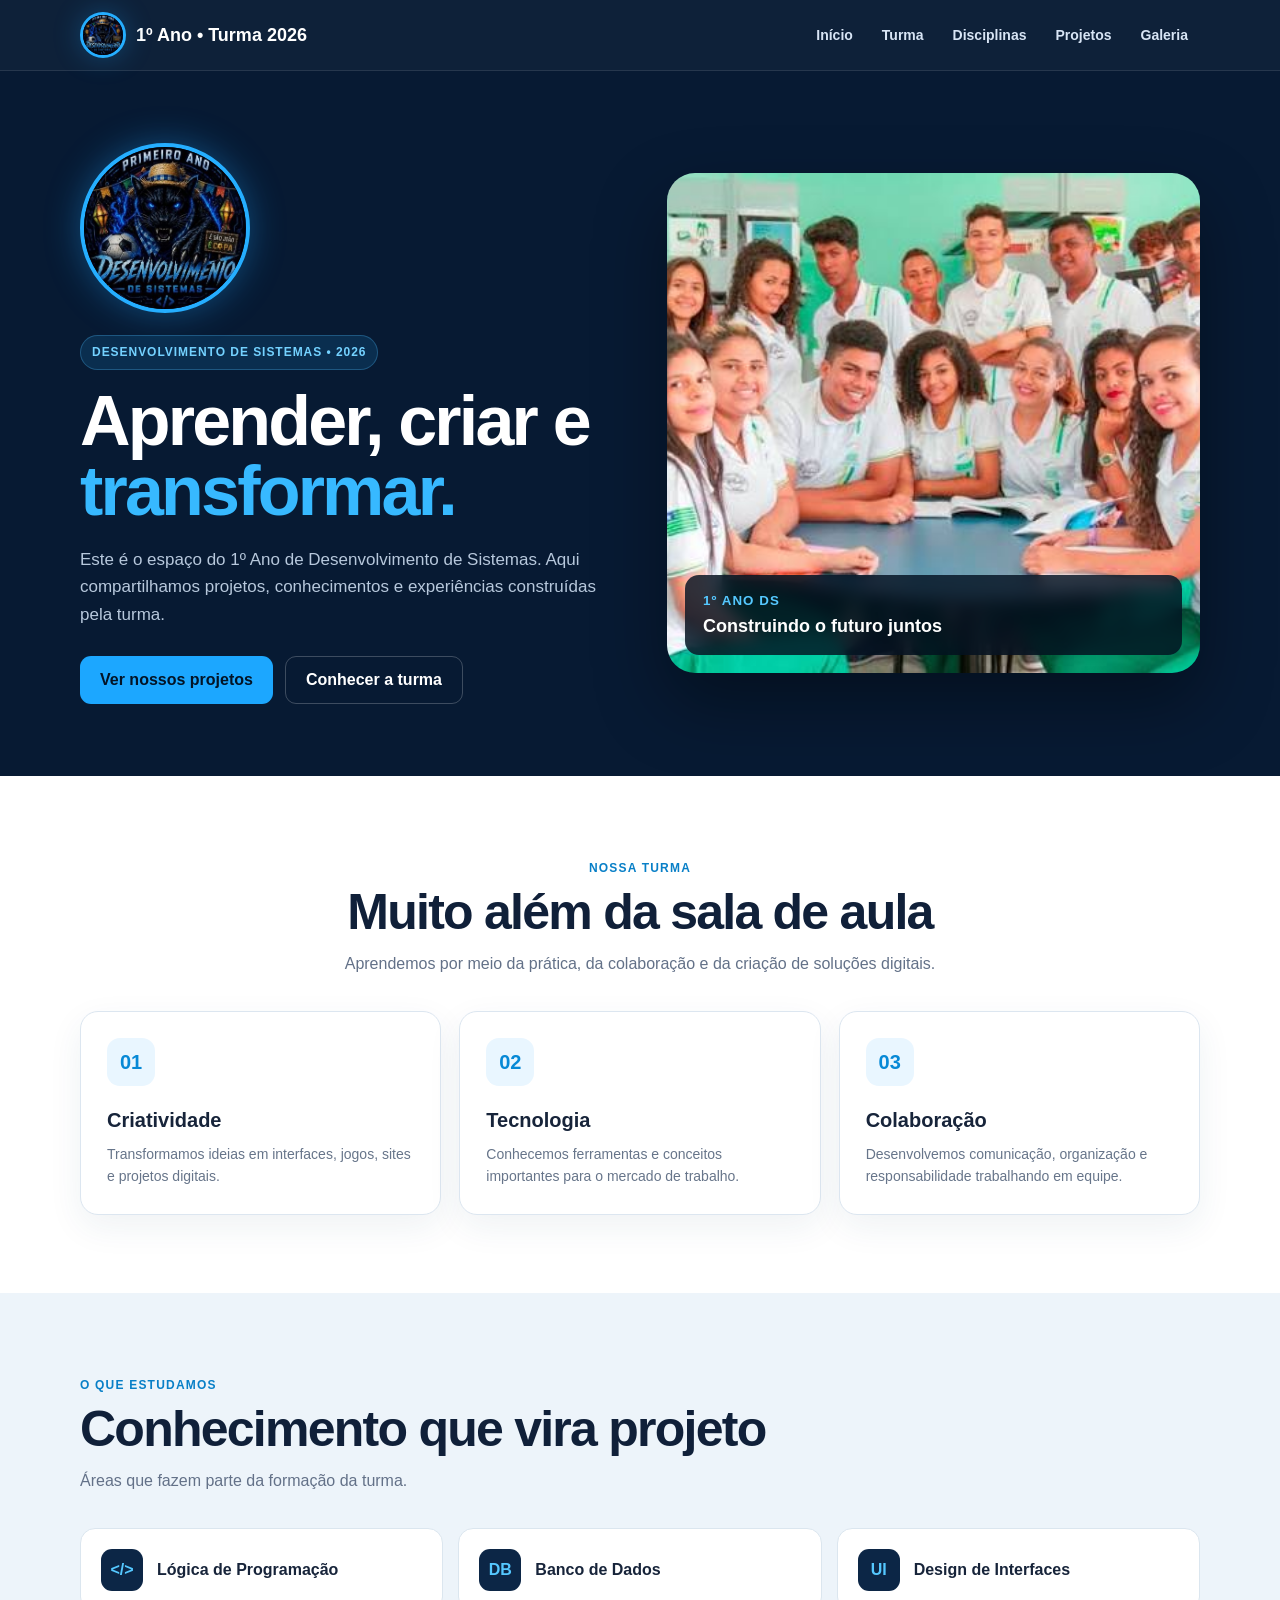
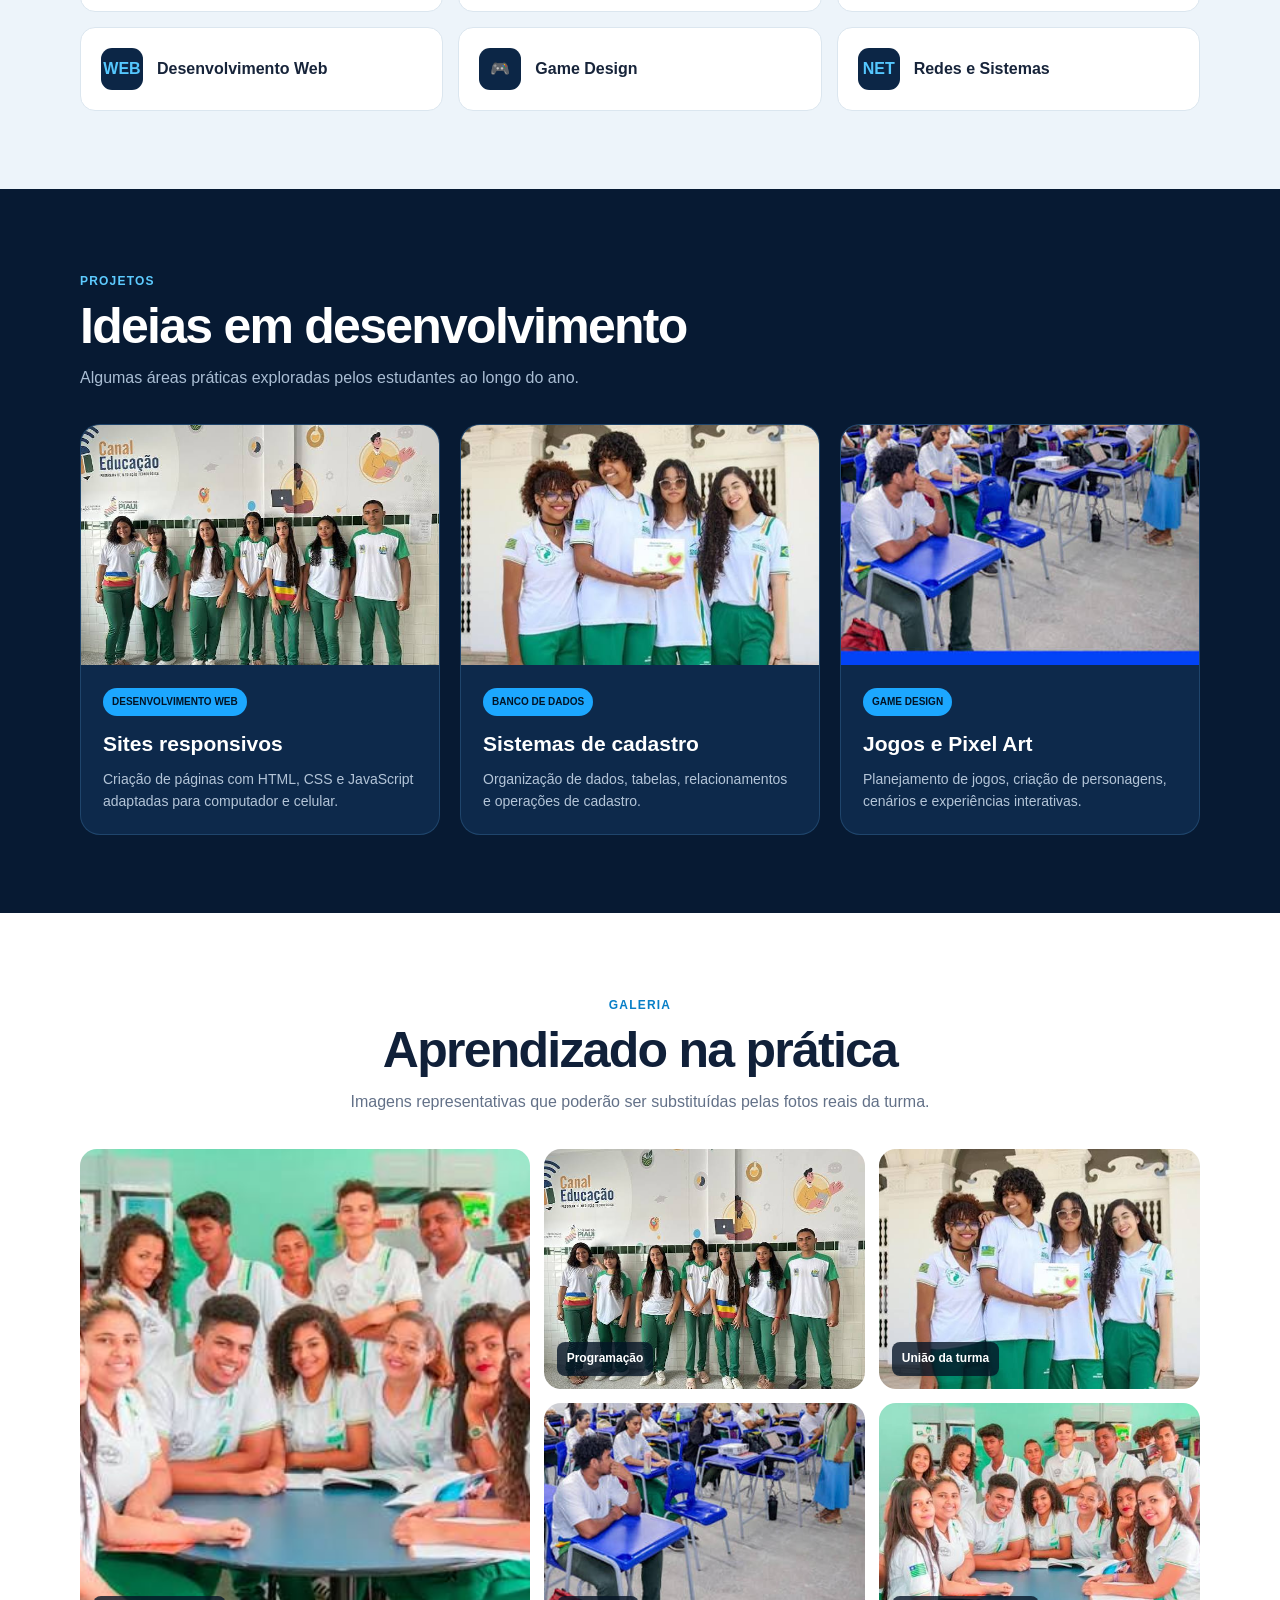
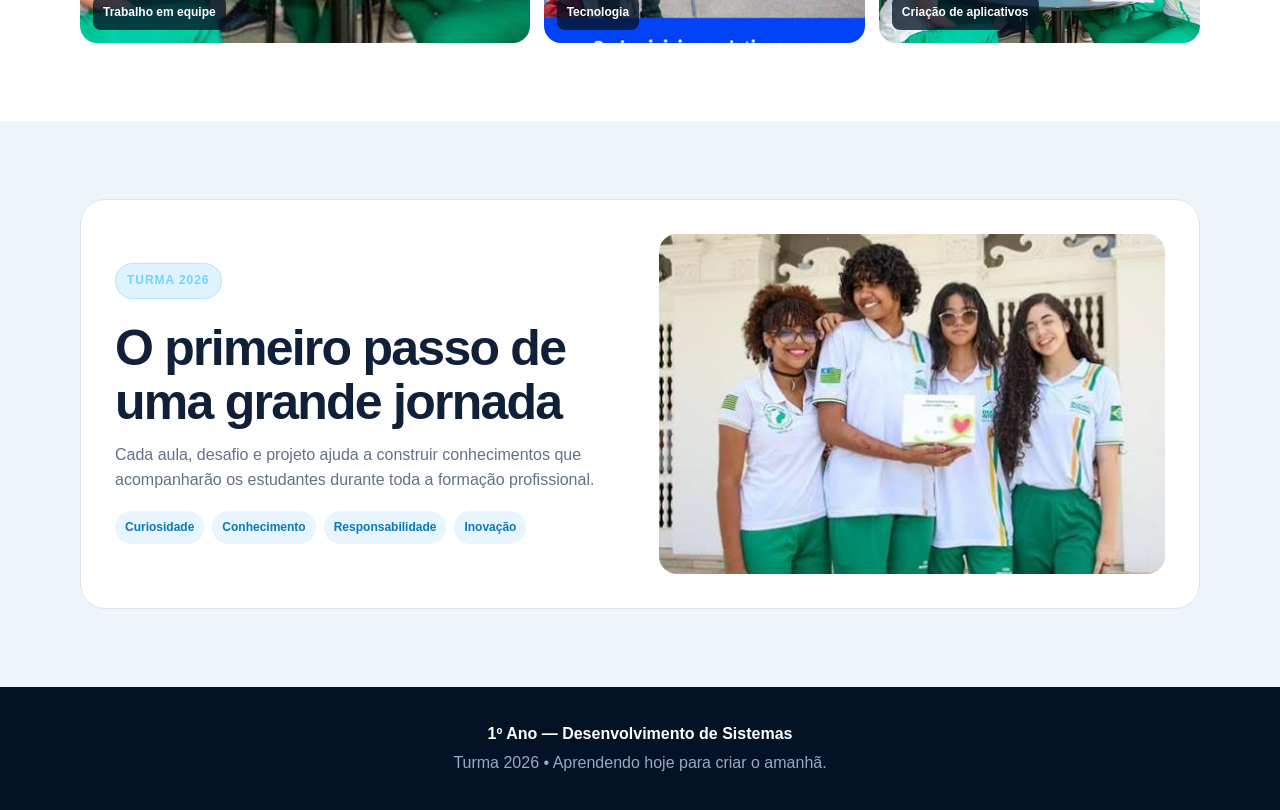
<file: site_primeiro_ano_ds/index.html>
<!DOCTYPE html>
<html lang="pt-BR">
<head>
  <meta charset="UTF-8">
  <meta name="viewport" content="width=device-width, initial-scale=1.0">
  <meta name="description" content="Site oficial do 1º Ano de Desenvolvimento de Sistemas — Turma 2026">
  <meta name="theme-color" content="#071a33">
  <title>1º Ano DS | Turma 2026</title>
  <style>
    *{box-sizing:border-box;margin:0;padding:0}
    html{scroll-behavior:smooth}
    body{font-family:Arial,Helvetica,sans-serif;background:#f4f7fb;color:#17243a;line-height:1.6}
    img{display:block;width:100%}
    a{text-decoration:none;color:inherit}
    .container{width:min(1120px,calc(100% - 32px));margin:auto}

    header{position:sticky;top:0;z-index:20;background:rgba(7,26,51,.97);border-bottom:1px solid rgba(255,255,255,.1)}
    .nav{height:70px;display:flex;align-items:center;justify-content:space-between;gap:24px}
    .logo{display:flex;align-items:center;gap:10px;color:#fff;font-size:18px;font-weight:800;white-space:nowrap}
    .logo-frame{position:relative;display:block;overflow:hidden;border-radius:50%;background:#071a33;border:3px solid #25aeff;box-shadow:0 0 28px rgba(28,167,255,.28)}.logo-frame img{position:absolute;left:50%;top:50%;width:168%;height:168%;max-width:none;object-fit:cover;object-position:center;transform:translate(-50%,-50%)}.logo-badge{width:46px;height:46px;flex:none}
    nav{display:flex;gap:5px}
    nav a{padding:9px 12px;border-radius:9px;color:#d8e5f5;font-size:14px;font-weight:700}
    nav a:hover{background:rgba(255,255,255,.1);color:#fff}

    .hero{background:#071a33;color:#fff;padding:72px 0;overflow:hidden}
    .hero-grid{display:grid;grid-template-columns:1fr 1fr;align-items:center;gap:54px}
    .main-logo{width:170px;height:170px;margin:0 0 22px;border-width:4px;box-shadow:0 0 35px rgba(28,167,255,.35)}.eyebrow{display:inline-block;margin-bottom:16px;padding:7px 11px;border-radius:999px;background:rgba(28,167,255,.14);border:1px solid rgba(82,195,255,.28);color:#74d2ff;font-size:12px;font-weight:800;letter-spacing:.08em;text-transform:uppercase}
    h1{max-width:620px;font-size:clamp(42px,6vw,70px);line-height:1;letter-spacing:-.04em}
    h1 span{color:#37b9ff}
    .hero p{max-width:590px;margin-top:20px;color:#b7c8dc;font-size:17px}
    .hero-actions{display:flex;flex-wrap:wrap;gap:12px;margin-top:28px}
    .btn{display:inline-flex;align-items:center;justify-content:center;min-height:48px;padding:0 20px;border-radius:11px;font-weight:800}
    .btn-primary{background:#1ca7ff;color:#031426}
    .btn-secondary{border:1px solid rgba(255,255,255,.22);color:#fff}
    .hero-photo{position:relative}
    .hero-photo img{height:500px;object-fit:cover;object-position:center;border-radius:28px;box-shadow:0 30px 70px rgba(0,0,0,.38)}
    .photo-label{position:absolute;left:18px;right:18px;bottom:18px;padding:15px 18px;border-radius:14px;background:rgba(3,16,32,.82);backdrop-filter:blur(8px)}
    .photo-label small{display:block;color:#55c8ff;text-transform:uppercase;font-weight:800;letter-spacing:.08em}
    .photo-label strong{font-size:18px}

    section{padding:78px 0}
    .section-head{max-width:720px;margin-bottom:34px}
    .section-head.center{text-align:center;margin-left:auto;margin-right:auto}
    .section-head span{color:#087fc7;font-size:12px;font-weight:900;letter-spacing:.1em;text-transform:uppercase}
    h2{margin-top:6px;font-size:clamp(32px,4.5vw,50px);line-height:1.08;letter-spacing:-.035em;color:#102039}
    .section-head p{margin-top:12px;color:#637188}
    .about{background:#fff}
    .about-grid{display:grid;grid-template-columns:repeat(3,1fr);gap:18px}
    .about-card{padding:26px;border:1px solid #dce6f0;border-radius:18px;background:#fff;box-shadow:0 12px 35px rgba(34,68,105,.07)}
    .about-card b{width:48px;height:48px;display:grid;place-items:center;margin-bottom:18px;border-radius:13px;background:#e9f6ff;color:#0789d6;font-size:20px}
    .about-card h3{margin-bottom:7px;font-size:20px}
    .about-card p{color:#67758a;font-size:14px}

    .subjects{background:#edf4fa}
    .subject-grid{display:grid;grid-template-columns:repeat(3,1fr);gap:15px}
    .subject{display:flex;align-items:center;gap:14px;padding:20px;border-radius:15px;background:#fff;border:1px solid #dbe6ef;font-weight:800}
    .subject i{width:42px;height:42px;display:grid;place-items:center;flex:none;border-radius:11px;background:#0c2646;color:#55c8ff;font-style:normal}

    .projects{background:#071a33;color:#fff}
    .projects .section-head span{color:#5dcbff}
    .projects .section-head h2{color:#fff}
    .projects .section-head p{color:#aabed4}
    .project-grid{display:grid;grid-template-columns:repeat(3,1fr);gap:20px}
    .project-card{overflow:hidden;border-radius:20px;background:#0d294b;border:1px solid rgba(112,196,255,.18)}
    .project-card img{height:240px;object-fit:cover;object-position:center}
    .project-content{padding:22px}
    .tag{display:inline-block;margin-bottom:11px;padding:6px 9px;border-radius:999px;background:#1ca7ff;color:#031426;font-size:10px;font-weight:900;text-transform:uppercase}
    .project-card h3{font-size:21px}
    .project-card p{margin-top:7px;color:#b4c5d8;font-size:14px}

    .gallery{background:#fff}
    .gallery-grid{display:grid;grid-template-columns:1.4fr 1fr 1fr;grid-template-rows:240px 240px;gap:14px}
    .gallery-grid figure{position:relative;overflow:hidden;border-radius:17px;background:#d9e5ef}
    .gallery-grid figure:first-child{grid-row:1/3}
    .gallery-grid img{height:100%;object-fit:cover;object-position:center;transition:transform .35s}
    .gallery-grid figure:hover img{transform:scale(1.04)}
    .gallery-grid figcaption{position:absolute;left:13px;bottom:13px;padding:7px 10px;border-radius:8px;background:rgba(5,20,38,.78);color:#fff;font-size:12px;font-weight:800}

    .message{background:#edf4fa}
    .message-box{display:grid;grid-template-columns:1fr 1fr;align-items:center;gap:38px;padding:34px;border-radius:25px;background:#fff;border:1px solid #dce6ef}
    .message-box img{height:340px;object-fit:cover;border-radius:18px}
    .message-box h2{margin-bottom:13px}
    .message-box p{color:#637188}
    .pills{display:flex;flex-wrap:wrap;gap:8px;margin-top:18px}
    .pills span{padding:7px 10px;border-radius:999px;background:#e8f5ff;color:#087abb;font-size:12px;font-weight:800}

    footer{padding:34px 0;background:#041225;color:#97abc1;text-align:center}
    footer strong{display:block;color:#fff;margin-bottom:4px}

    @media(max-width:860px){
      nav{overflow-x:auto;max-width:65vw}
      nav a{white-space:nowrap}
      .hero-grid,.message-box{grid-template-columns:1fr}
      .hero{text-align:center;padding-top:52px}
      .hero p{margin-left:auto;margin-right:auto}
      .hero-actions{justify-content:center}
      .hero-photo{max-width:650px;margin:auto}
      .hero-photo img{height:420px}
      .about-grid,.subject-grid{grid-template-columns:1fr}
      .project-grid{grid-template-columns:1fr 1fr}
      .gallery-grid{grid-template-columns:1fr 1fr;grid-template-rows:300px 220px 220px}
      .gallery-grid figure:first-child{grid-column:1/3;grid-row:auto}
    }
    @media(max-width:560px){
      .container{width:min(100% - 22px,1120px)}
      .nav{height:62px}
      .logo span{display:none}
      .logo-badge{width:42px;height:42px}.main-logo{width:170px;height:170px;margin-left:auto;margin-right:auto}
      nav{max-width:calc(100vw - 72px)}
      nav a{padding:8px 9px;font-size:12px}
      .hero{padding:42px 0 50px}
      h1{font-size:44px}
      .hero p{font-size:15px}
      .hero-photo img{height:340px;border-radius:19px}
      section{padding:58px 0}
      .project-grid{grid-template-columns:1fr}
      .gallery-grid{display:grid;grid-template-columns:1fr;grid-template-rows:repeat(4,230px)}
      .gallery-grid figure:first-child{grid-column:auto}
      .message-box{padding:20px}
      .message-box img{height:250px}
    }
  </style>
</head>
<body>
  <header>
    <div class="container nav">
      <a class="logo" href="#inicio"><span class="logo-frame logo-badge"><img src="assets/images/LOGO.jpg" alt="Logo oficial da turma"></span><span>1º Ano • Turma 2026</span></a>
      <nav aria-label="Menu principal">
        <a href="#inicio">Início</a>
        <a href="#turma">Turma</a>
        <a href="#disciplinas">Disciplinas</a>
        <a href="#projetos">Projetos</a>
        <a href="#galeria">Galeria</a>
      </nav>
    </div>
  </header>

  <main>
    <section class="hero" id="inicio">
      <div class="container hero-grid">
        <div>
          <span class="logo-frame main-logo"><img src="assets/images/LOGO.jpg" alt="Logo oficial do Primeiro Ano de Desenvolvimento de Sistemas"></span><span class="eyebrow">Desenvolvimento de Sistemas • 2026</span>
          <h1>Aprender, criar e <span>transformar.</span></h1>
          <p>Este é o espaço do 1º Ano de Desenvolvimento de Sistemas. Aqui compartilhamos projetos, conhecimentos e experiências construídas pela turma.</p>
          <div class="hero-actions">
            <a class="btn btn-primary" href="#projetos">Ver nossos projetos</a>
            <a class="btn btn-secondary" href="#turma">Conhecer a turma</a>
          </div>
        </div>
        <div class="hero-photo">
          <img src="assets/images/images (4).jpg" alt="Jovens estudando e desenvolvendo um projeto juntos">
          <div class="photo-label"><small>1º Ano DS</small><strong>Construindo o futuro juntos</strong></div>
        </div>
      </div>
    </section>

    <section class="about" id="turma">
      <div class="container">
        <div class="section-head center">
          <span>Nossa turma</span>
          <h2>Muito além da sala de aula</h2>
          <p>Aprendemos por meio da prática, da colaboração e da criação de soluções digitais.</p>
        </div>
        <div class="about-grid">
          <article class="about-card"><b>01</b><h3>Criatividade</h3><p>Transformamos ideias em interfaces, jogos, sites e projetos digitais.</p></article>
          <article class="about-card"><b>02</b><h3>Tecnologia</h3><p>Conhecemos ferramentas e conceitos importantes para o mercado de trabalho.</p></article>
          <article class="about-card"><b>03</b><h3>Colaboração</h3><p>Desenvolvemos comunicação, organização e responsabilidade trabalhando em equipe.</p></article>
        </div>
      </div>
    </section>

    <section class="subjects" id="disciplinas">
      <div class="container">
        <div class="section-head">
          <span>O que estudamos</span>
          <h2>Conhecimento que vira projeto</h2>
          <p>Áreas que fazem parte da formação da turma.</p>
        </div>
        <div class="subject-grid">
          <div class="subject"><i>&lt;/&gt;</i> Lógica de Programação</div>
          <div class="subject"><i>DB</i> Banco de Dados</div>
          <div class="subject"><i>UI</i> Design de Interfaces</div>
          <div class="subject"><i>WEB</i> Desenvolvimento Web</div>
          <div class="subject"><i>🎮</i> Game Design</div>
          <div class="subject"><i>NET</i> Redes e Sistemas</div>
        </div>
      </div>
    </section>

    <section class="projects" id="projetos">
      <div class="container">
        <div class="section-head">
          <span>Projetos</span>
          <h2>Ideias em desenvolvimento</h2>
          <p>Algumas áreas práticas exploradas pelos estudantes ao longo do ano.</p>
        </div>
        <div class="project-grid">
          <article class="project-card">
            <img src="assets/images/images (3).jpg" alt="Código de programação exibido em notebook" loading="lazy">
            <div class="project-content"><span class="tag">Desenvolvimento Web</span><h3>Sites responsivos</h3><p>Criação de páginas com HTML, CSS e JavaScript adaptadas para computador e celular.</p></div>
          </article>
          <article class="project-card">
            <img src="assets/images/images (2).jpg" alt="Equipamentos de armazenamento de dados" loading="lazy">
            <div class="project-content"><span class="tag">Banco de Dados</span><h3>Sistemas de cadastro</h3><p>Organização de dados, tabelas, relacionamentos e operações de cadastro.</p></div>
          </article>
          <article class="project-card">
            <img src="assets/images/images (1).jpg" alt="Videogame retrô e controle" loading="lazy">
            <div class="project-content"><span class="tag">Game Design</span><h3>Jogos e Pixel Art</h3><p>Planejamento de jogos, criação de personagens, cenários e experiências interativas.</p></div>
          </article>
        </div>
      </div>
    </section>

    <section class="gallery" id="galeria">
      <div class="container">
        <div class="section-head center">
          <span>Galeria</span>
          <h2>Aprendizado na prática</h2>
          <p>Imagens representativas que poderão ser substituídas pelas fotos reais da turma.</p>
        </div>
        <div class="gallery-grid">
          <figure><img src="assets/images/images (4).jpg" alt="Estudantes colaborando em uma atividade" loading="lazy"><figcaption>Trabalho em equipe</figcaption></figure>
          <figure><img src="assets/images/images (3).jpg" alt="Pessoa estudando tecnologia em notebook" loading="lazy"><figcaption>Programação</figcaption></figure>
          <figure><img src="assets/images/images (2).jpg" alt="Grupo de estudantes" loading="lazy"><figcaption>União da turma</figcaption></figure>
          <figure><img src="assets/images/images (1).jpg" alt="Notebook em uma mesa de estudos" loading="lazy"><figcaption>Tecnologia</figcaption></figure>
          <figure><img src="assets/images/images (4).jpg" alt="Aplicativo exibido em celular" loading="lazy"><figcaption>Criação de aplicativos</figcaption></figure>
        </div>
      </div>
    </section>

    <section class="message">
      <div class="container message-box">
        <div>
          <span class="eyebrow">Turma 2026</span>
          <h2>O primeiro passo de uma grande jornada</h2>
          <p>Cada aula, desafio e projeto ajuda a construir conhecimentos que acompanharão os estudantes durante toda a formação profissional.</p>
          <div class="pills"><span>Curiosidade</span><span>Conhecimento</span><span>Responsabilidade</span><span>Inovação</span></div>
        </div>
        <img src="assets/images/images (2).jpg" alt="Equipe reunida em ambiente de tecnologia" loading="lazy">
      </div>
    </section>
  </main>

  <footer>
    <div class="container"><strong>1º Ano — Desenvolvimento de Sistemas</strong><span>Turma 2026 • Aprendendo hoje para criar o amanhã.</span></div>
  </footer>
</body>
</html>
</file>
